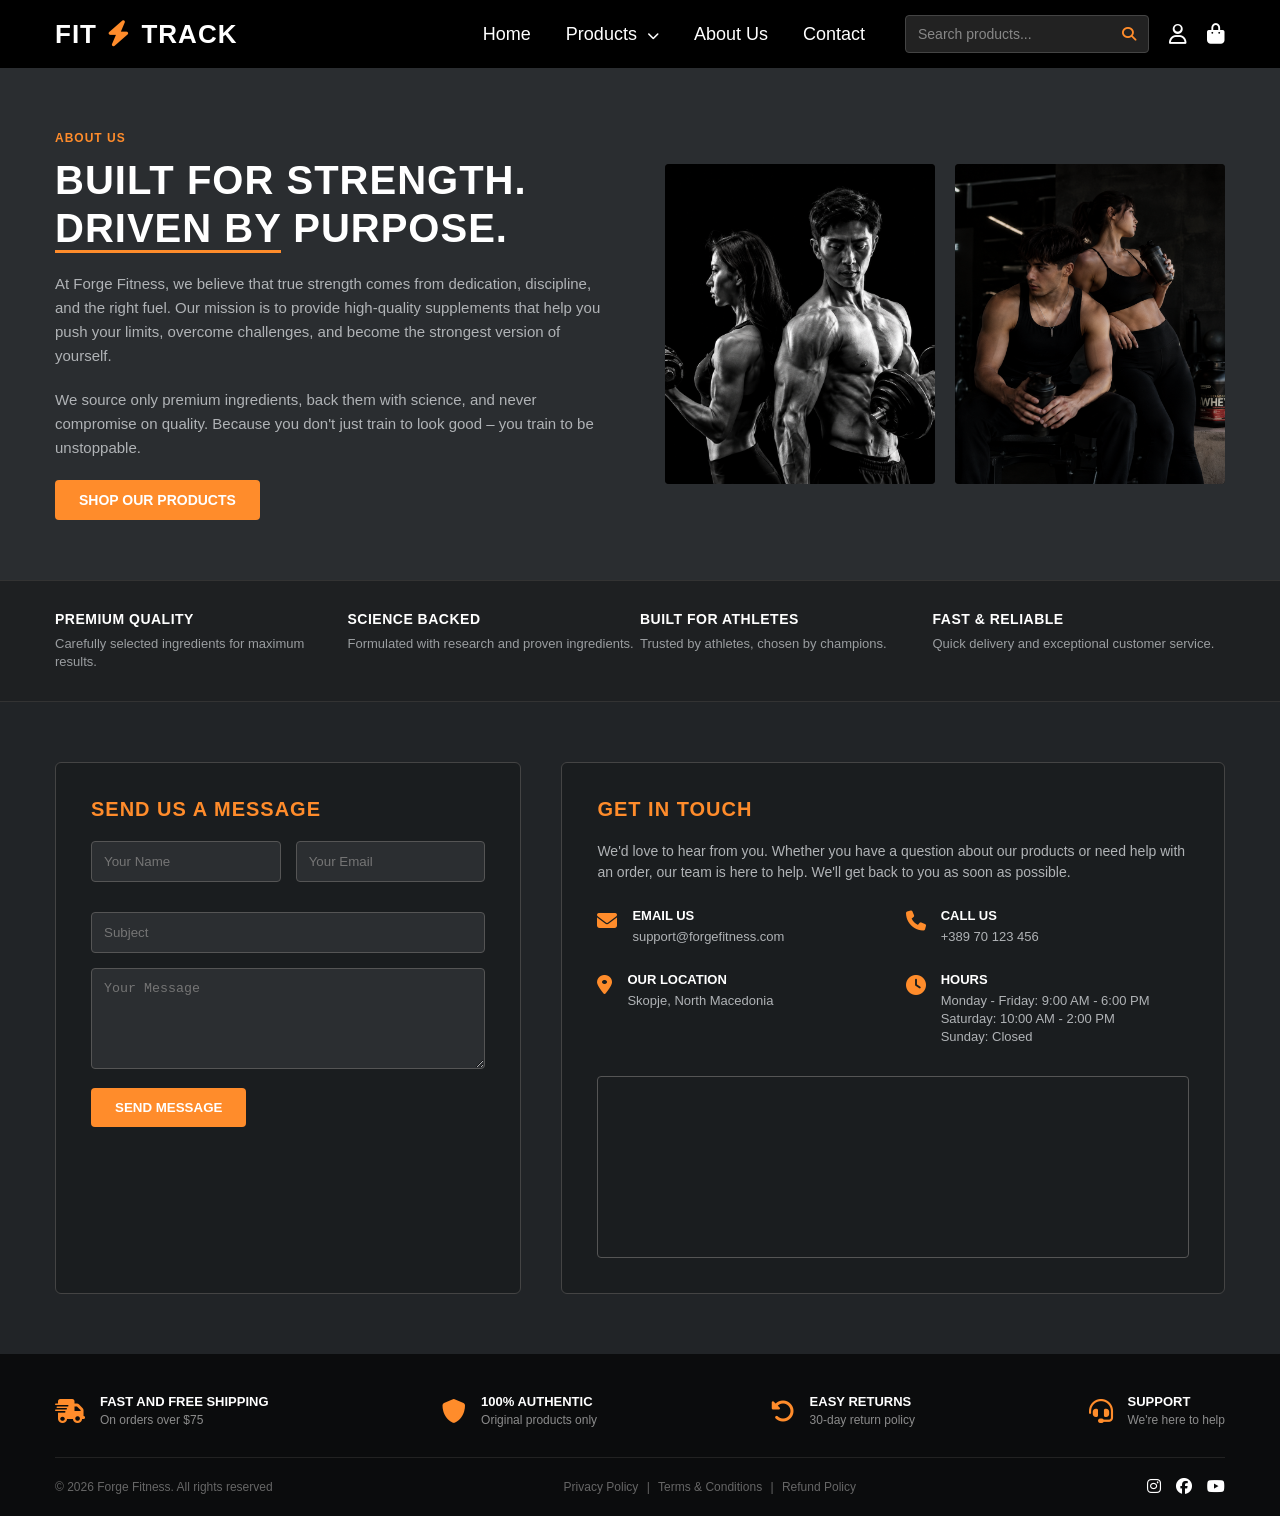
<file: FitTrackProject/about.html>
<!DOCTYPE html>
<html lang="en">
<head>
    <meta charset="UTF-8">
    <title>Fit Track - About Us</title>
    <meta name="viewport" content="width=device-width, initial-scale=1.0">
    <link rel="stylesheet" href="https://cdnjs.cloudflare.com/ajax/libs/font-awesome/6.5.1/css/all.min.css">
    <link rel="stylesheet" href="about.css">
</head>
<body>

<header id="header">
    <div class="header-container">
        <a href="index.html" class="logo">FIT <span class="logo-flash"><i class="fa-solid fa-bolt"></i></span> TRACK</a>

        <div class="header-navigation-block">
            <nav>
                <ul>
                    <li><a href="index.html">Home</a></li>
                    <li class="dropdown">
                        <a href="products.html">Products <i class="fa-solid fa-chevron-down"></i></a>
                        <ul class="dropdown-menu">
                            <li><a href="equipment.html">Equipment</a></li>
                            <li><a href="supplements.html">Supplements</a></li>
                        </ul>
                    </li>
                    <li><a href="about.html" class="active">About Us</a></li>
                    <li><a href="contact.html">Contact</a></li>
                </ul>
            </nav>

            <div class="header-right">
                <div class="search-box">
                    <input type="text" placeholder="Search products...">
                    <button type="submit"><i class="fa-solid fa-magnifying-glass"></i></button>
                </div>
                <a href="login.html" class="icon-link"><i class="fa-regular fa-user"></i></a>
                <a href="cart.html" class="icon-link"><i class="fa-solid fa-bag-shopping"></i></a>
            </div>
        </div>
    </div>
</header>

<main id="body">

    <section class="about-hero">
        <div class="about-text-side">
            <span class="sub-badge">ABOUT US</span>
            <h1>BUILT FOR STRENGTH.<br><span class="highlight">DRIVEN BY</span> PURPOSE.</h1>
            <p>At Forge Fitness, we believe that true strength comes from dedication, discipline, and the right fuel. Our mission is to provide high-quality supplements that help you push your limits, overcome challenges, and become the strongest version of yourself.</p>
            <p>We source only premium ingredients, back them with science, and never compromise on quality. Because you don't just train to look good – you train to be unstoppable.</p>
            <a href="products.html" class="cta-btn">SHOP OUR PRODUCTS</a>
        </div>
        <div class="about-image-side">
            <div class="img-box"><img src="images/about-man-workout.png" alt="Athlete training"></div>
            <div class="img-box"><img src="images/about-couple-gym.png" alt="Couple in gym"></div>
        </div>
    </section>

    <section class="values-strip">
        <div class="value-item">
            <h4>PREMIUM QUALITY</h4>
            <p>Carefully selected ingredients for maximum results.</p>
        </div>
        <div class="value-item">
            <h4>SCIENCE BACKED</h4>
            <p>Formulated with research and proven ingredients.</p>
        </div>
        <div class="value-item">
            <h4>BUILT FOR ATHLETES</h4>
            <p>Trusted by athletes, chosen by champions.</p>
        </div>
        <div class="value-item">
            <h4>FAST & RELIABLE</h4>
            <p>Quick delivery and exceptional customer service.</p>
        </div>
    </section>

    <section id="contact-section" class="contact-container">

        <div class="contact-box message-box">
            <h3>SEND US A MESSAGE</h3>
            <form action="#" method="POST">
                <div class="form-row">
                    <input type="text" placeholder="Your Name" required>
                    <input type="email" placeholder="Your Email" required>
                </div>
                <input type="text" placeholder="Subject" required>
                <textarea placeholder="Your Message" rows="5" required></textarea>
                <button type="submit" class="send-btn">SEND MESSAGE</button>
            </form>
        </div>

        <div class="contact-box info-box">
            <h3>GET IN TOUCH</h3>
            <p class="intro-p">We'd love to hear from you. Whether you have a question about our products or need help with an order, our team is here to help. We'll get back to you as soon as possible.</p>

            <div class="info-grid">
                <div class="info-block">
                    <i class="fa-solid fa-envelope"></i>
                    <div>
                        <h5>EMAIL US</h5>
                        <p>support@forgefitness.com</p>
                    </div>
                </div>
                <div class="info-block">
                    <i class="fa-solid fa-phone"></i>
                    <div>
                        <h5>CALL US</h5>
                        <p>+389 70 123 456</p>
                    </div>
                </div>
                <div class="info-block">
                    <i class="fa-solid fa-location-dot"></i>
                    <div>
                        <h5>OUR LOCATION</h5>
                        <p>Skopje, North Macedonia</p>
                    </div>
                </div>
                <div class="info-block">
                    <i class="fa-solid fa-clock"></i>
                    <div>
                        <h5>HOURS</h5>
                        <p>Monday - Friday: 9:00 AM - 6:00 PM<br>Saturday: 10:00 AM - 2:00 PM<br>Sunday: Closed</p>
                    </div>
                </div>
            </div>

            <div class="map-placeholder">
                <iframe src="https://www.google.com/maps/embed?pb=!1m18!1m12!1m3!1d94863.91185565578!2d21.353381615967073!3d41.99911902888265!2m3!1f0!2f0!3f0!3m2!1i1024!2i768!4f13.1!3m3!1m2!1s0x135415a58c63cb09%3A0x2f6cf9bc23fe71!2sSkopje!5e0!3m2!1sen!2smk!4v1710000000000!5m2!1sen!2smk" width="100%" height="100%" style="border:0;" allowfullscreen="" loading="lazy"></iframe>
            </div>
        </div>

    </section>
</main>

<footer>
    <div class="footer-top">
        <div class="footer-item">
            <i class="fa-solid fa-truck-fast"></i>
            <div>
                <h4>FAST AND FREE SHIPPING</h4>
                <p>On orders over $75</p>
            </div>
        </div>
        <div class="footer-item">
            <i class="fa-solid fa-shield"></i>
            <div>
                <h4>100% AUTHENTIC</h4>
                <p>Original products only</p>
            </div>
        </div>
        <div class="footer-item">
            <i class="fa-solid fa-rotate-left"></i>
            <div>
                <h4>EASY RETURNS</h4>
                <p>30-day return policy</p>
            </div>
        </div>
        <div class="footer-item">
            <i class="fa-solid fa-headset"></i>
            <div>
                <h4>SUPPORT</h4>
                <p>We're here to help</p>
            </div>
        </div>
    </div>

    <hr class="footer-divider">

    <div class="footer-bottom">
        <div class="copyright">
            &copy; 2026 Forge Fitness. All rights reserved
        </div>
        <div class="footer-links">
            <a href="#">Privacy Policy</a> |
            <a href="#">Terms & Conditions</a> |
            <a href="#">Refund Policy</a>
        </div>
        <div class="footer-socials">
            <a href="#"><i class="fa-brands fa-instagram"></i></a>
            <a href="#"><i class="fa-brands fa-facebook"></i></a>
            <a href="#"><i class="fa-brands fa-youtube"></i></a>
        </div>
    </div>
</footer>

</body>
</html>
</file>
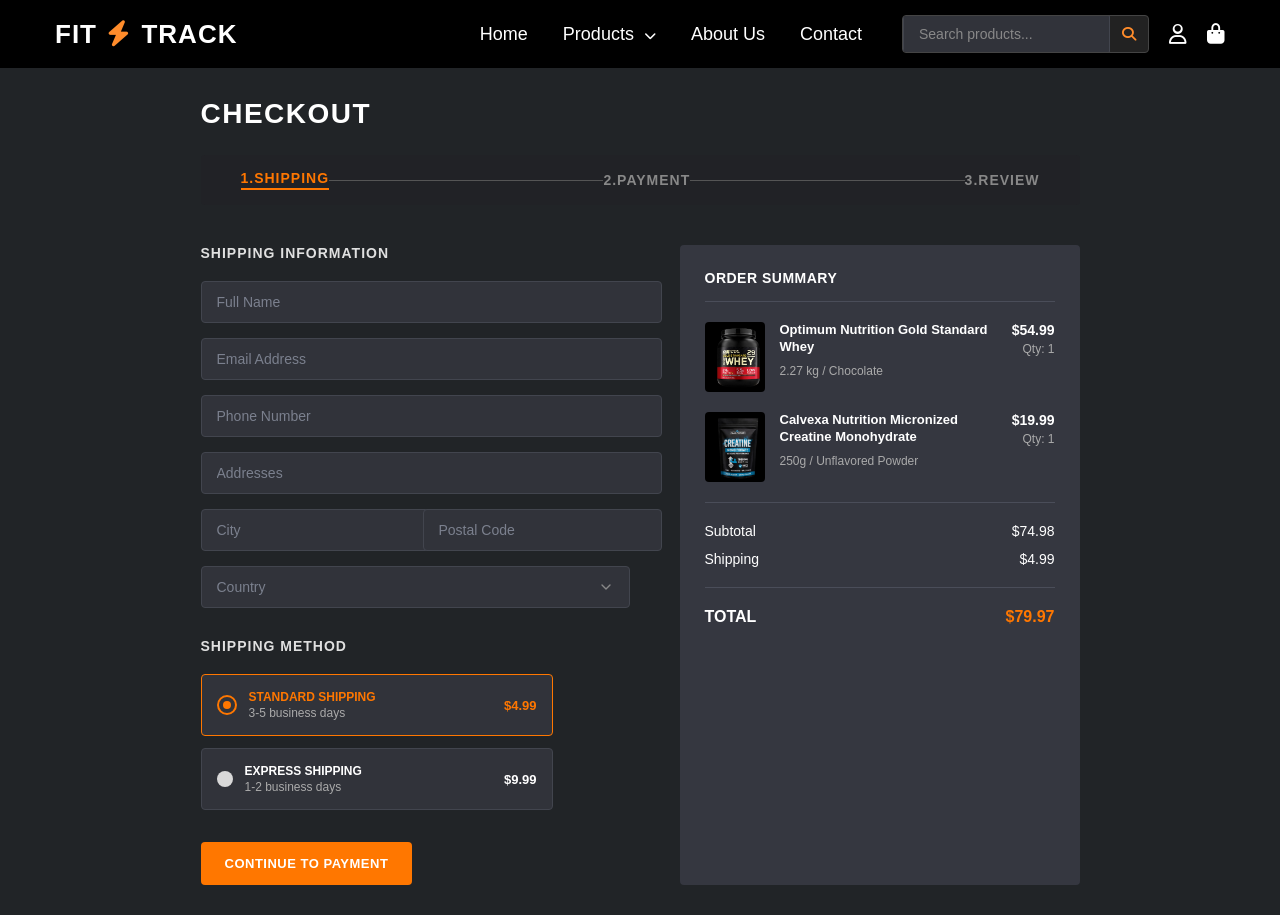
<file: FitTrackProject/cart.html>
<!DOCTYPE html>
<html lang="en">
<head>
    <meta charset="UTF-8">
    <title>Fit Track - Products</title>
    <meta name="viewport" content="width=device-width, initial-scale=1.0">
    <link rel="stylesheet" href="https://cdnjs.cloudflare.com/ajax/libs/font-awesome/6.5.1/css/all.min.css">
    <link rel="stylesheet" href="cart.css">
</head>
<body>

<header id="header">
    <div class="header-container">
        <a href="index.html" class="logo">FIT <span class="logo-flash"><i class="fa-solid fa-bolt"></i></span> TRACK</a>

        <div class="header-navigation-block">
            <nav>
                <ul>
                    <li><a href="index.html">Home</a></li>
                    <li class="dropdown">
                        <a href="products.html" class="active">Products <i class="fa-solid fa-chevron-down"></i></a>
                        <ul class="dropdown-menu">
                            <li><a href="equipment.html">Equipment</a></li>
                            <li><a href="supplements.html">Supplements</a></li>
                        </ul>
                    </li>
                    <li><a href="about.html">About Us</a></li>
                    <li><a href="contact.html">Contact</a></li>
                </ul>
            </nav>

            <div class="header-right">
                <div class="search-box">
                    <input type="text" placeholder="Search products...">
                    <button type="submit"><i class="fa-solid fa-magnifying-glass"></i></button>
                </div>
                <a href="login.html" class="icon-link"><i class="fa-regular fa-user"></i></a>
                <a href="cart.html" class="icon-link"><i class="fa-solid fa-bag-shopping"></i></a>
            </div>
        </div>
    </div>
</header>

<main class="page-content">
    <div class="header-title">CHECKOUT</div>

    <div class="steps-bar">
        <span class="step active">1.SHIPPING</span>
        <div class="step-line"></div>
        <span class="step">2.PAYMENT</span>
        <div class="step-line"></div>
        <span class="step">3.REVIEW</span>
    </div>

    <div class="checkout-container">

        <div class="checkout-form">
            <div class="section-title">SHIPPING INFORMATION</div>

            <form>
                <div class="form-group">
                    <input type="text" placeholder="Full Name">
                </div>

                <div class="form-group">
                    <input type="email" placeholder="Email Address">
                </div>

                <div class="form-group">
                    <input type="tel" placeholder="Phone Number">
                </div>

                <div class="form-group">
                    <input type="text" placeholder="Addresses">
                </div>

                <div class="form-row">
                    <div class="form-group">
                        <input type="text" placeholder="City">
                    </div>
                    <div class="form-group">
                        <input type="text" placeholder="Postal Code">
                    </div>
                </div>

                <div class="form-group">
                    <select>
                        <option value="" disabled selected hidden>Country</option>
                        <option value="US">United States</option>
                        <option value="CA">Canada</option>
                        <option value="UK">United Kingdom</option>
                    </select>
                </div>

                <div class="shipping-methods">
                    <div class="section-title">SHIPPING METHOD</div>

                    <div class="shipping-option selected">
                        <div class="shipping-left">
                            <div class="radio-custom"></div>
                            <div>
                                <div class="shipping-title">STANDARD SHIPPING</div>
                                <div class="shipping-desc">3-5 business days</div>
                            </div>
                        </div>
                        <div class="shipping-price">$4.99</div>
                    </div>

                    <div class="shipping-option">
                        <div class="shipping-left">
                            <div class="radio-unselected"></div>
                            <div>
                                <div class="shipping-title unselected">EXPRESS SHIPPING</div>
                                <div class="shipping-desc">1-2 business days</div>
                            </div>
                        </div>
                        <div class="shipping-price unselected">$9.99</div>
                    </div>
                </div>

                <button type="button" class="btn-submit">CONTINUE TO PAYMENT</button>
            </form>
        </div>

        <div class="summary-card">
            <div class="summary-title">ORDER SUMMARY</div>

            <div class="cart-item">
                <img src="images/standard.png" alt="Optimum Nutrition Whey" class="item-image">
                <div class="item-details">
                    <div class="item-name">Optimum Nutrition Gold Standard Whey</div>
                    <div class="item-subtext">2.27 kg / Chocolate</div>
                </div>
                <div class="item-price-info">
                    <div class="item-price">$54.99</div>
                    <div class="item-qty">Qty: 1</div>
                </div>
            </div>

            <div class="cart-item">
                <img src="images/creatine.png" alt="Calvexa Creatine" class="item-image">
                <div class="item-details">
                    <div class="item-name">Calvexa Nutrition Micronized Creatine Monohydrate</div>
                    <div class="item-subtext">250g / Unflavored Powder</div>
                </div>
                <div class="item-price-info">
                    <div class="item-price">$19.99</div>
                    <div class="item-qty">Qty: 1</div>
                </div>
            </div>

            <div class="summary-divider"></div>

            <div class="summary-row">
                <span>Subtotal</span>
                <span>$74.98</span>
            </div>
            <div class="summary-row">
                <span>Shipping</span>
                <span>$4.99</span>
            </div>

            <div class="summary-divider"></div>

            <div class="summary-row total">
                <span>TOTAL</span>
                <span class="total-price">$79.97</span>
            </div>
        </div>
    </div>
</main>

</body>
</html>
</file>
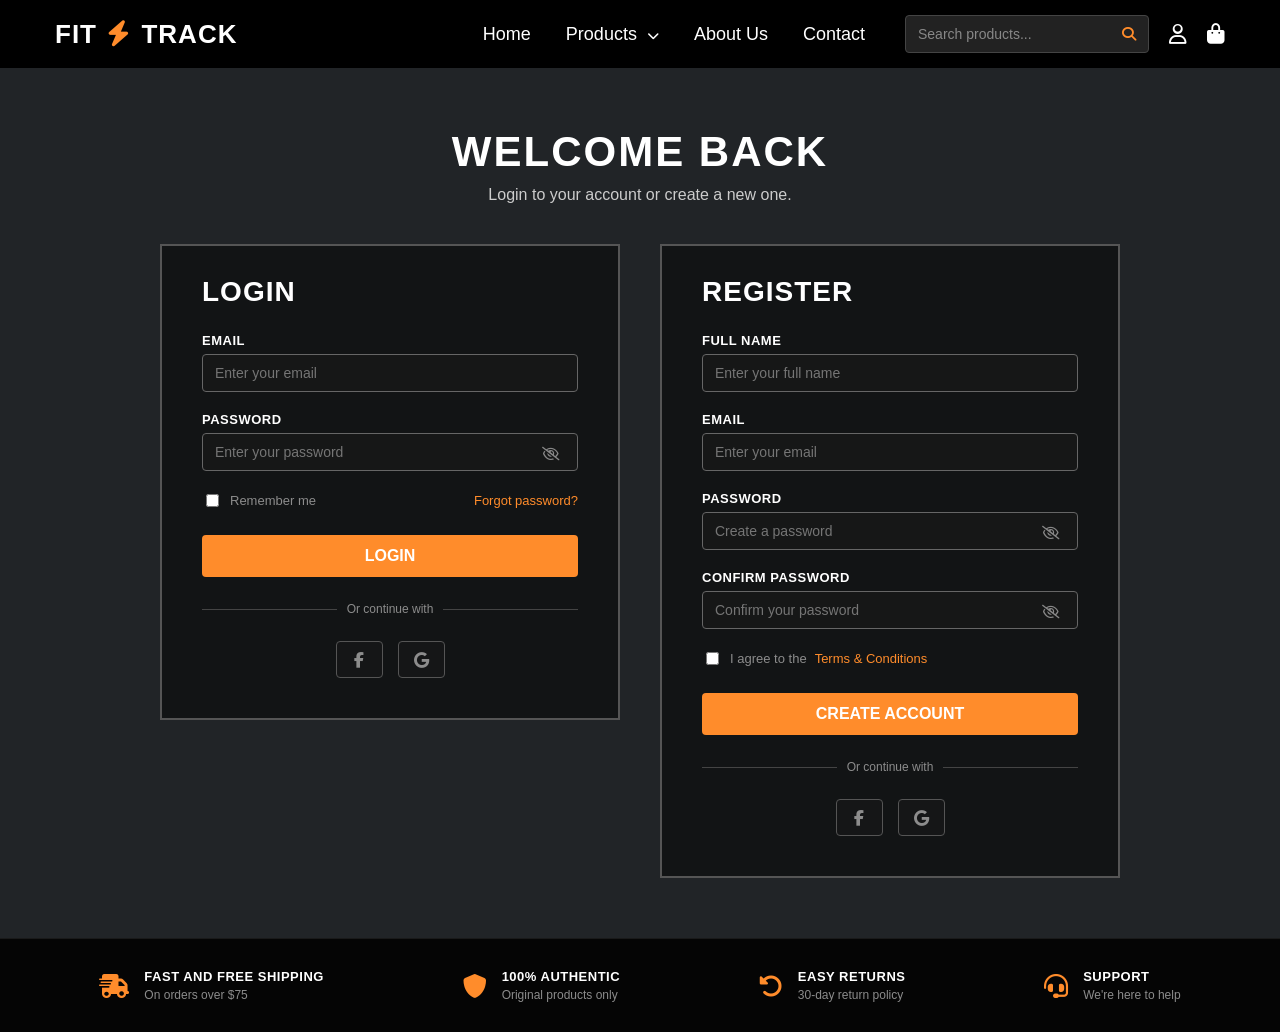
<file: FitTrackProject/login.html>
<!DOCTYPE html>
<html lang="en">
<head>
    <meta charset="UTF-8">
    <title>Fit Track - Products</title>
    <meta name="viewport" content="width=device-width, initial-scale=1.0">
    <link rel="stylesheet" href="https://cdnjs.cloudflare.com/ajax/libs/font-awesome/6.5.1/css/all.min.css">
    <link rel="stylesheet" href="login.css">
</head>
<body>

<header id="header">
    <div class="header-container">
        <a href="index.html" class="logo">FIT <span class="logo-flash"><i class="fa-solid fa-bolt"></i></span> TRACK</a>

        <div class="header-navigation-block">
            <nav>
                <ul>
                    <li><a href="index.html">Home</a></li>
                    <li class="dropdown">
                        <a href="products.html" class="active">Products <i class="fa-solid fa-chevron-down"></i></a>
                        <ul class="dropdown-menu">
                            <li><a href="equipment.html">Equipment</a></li>
                            <li><a href="supplements.html">Supplements</a></li>
                        </ul>
                    </li>
                    <li><a href="about.html">About Us</a></li>
                    <li><a href="contact.html">Contact</a></li>
                </ul>
            </nav>

            <div class="header-right">
                <div class="search-box">
                    <input type="text" placeholder="Search products...">
                    <button type="submit"><i class="fa-solid fa-magnifying-glass"></i></button>
                </div>
                <a href="login.html" class="icon-link"><i class="fa-regular fa-user"></i></a>
                <a href="cart.html" class="icon-link"><i class="fa-solid fa-bag-shopping"></i></a>
            </div>
        </div>
    </div>
</header>

<div id="body" class="auth-page">
    <div class="auth-container">

        <header class="auth-header">
            <h1>WELCOME BACK</h1>
            <p>Login to your account or create a new one.</p>
        </header>

        <div class="auth-forms-row">

            <div class="auth-box">
                <h2>LOGIN</h2>
                <form id="login-form" action="#" method="POST">
                    <div class="form-group">
                        <label for="login-email">EMAIL</label>
                        <input type="email" id="login-email" placeholder="Enter your email" required>
                    </div>

                    <div class="form-group password-group">
                        <label for="login-password">PASSWORD</label>
                        <input type="password" id="login-password" placeholder="Enter your password" required>
                        <button type="button" class="toggle-password"><i class="fa-regular fa-eye-slash"></i></button>
                    </div>

                    <div class="form-options">
                        <label class="checkbox-container">
                            <input type="checkbox"> Remember me
                        </label>
                        <a href="#" class="forgot-link">Forgot password?</a>
                    </div>

                    <button type="submit" class="auth-btn">LOGIN</button>

                    <div class="social-divider">
                        <span>Or continue with</span>
                    </div>

                    <div class="social-buttons">
                        <a href="#" class="social-btn"><i class="fa-brands fa-facebook-f"></i></a>
                        <a href="#" class="social-btn"><i class="fa-brands fa-google"></i></a>
                    </div>
                </form>
            </div>

            <div class="auth-box">
                <h2>REGISTER</h2>
                <form id="register-form" action="#" method="POST">
                    <div class="form-group">
                        <label for="reg-name">FULL NAME</label>
                        <input type="text" id="reg-name" placeholder="Enter your full name" required>
                    </div>

                    <div class="form-group">
                        <label for="reg-email">EMAIL</label>
                        <input type="email" id="reg-email" placeholder="Enter your email" required>
                    </div>

                    <div class="form-group password-group">
                        <label for="reg-password">PASSWORD</label>
                        <input type="password" id="reg-password" placeholder="Create a password" required>
                        <button type="button" class="toggle-password"><i class="fa-regular fa-eye-slash"></i></button>
                    </div>

                    <div class="form-group password-group">
                        <label for="reg-confirm">CONFIRM PASSWORD</label>
                        <input type="password" id="reg-confirm" placeholder="Confirm your password" required>
                        <button type="button" class="toggle-password"><i class="fa-regular fa-eye-slash"></i></button>
                    </div>

                    <div class="form-options">
                        <label class="checkbox-container">
                            <input type="checkbox" required> I agree to the <a href="#" class="accent-link">Terms & Conditions</a>
                        </label>
                    </div>

                    <button type="submit" class="auth-btn">CREATE ACCOUNT</button>

                    <div class="social-divider">
                        <span>Or continue with</span>
                    </div>

                    <div class="social-buttons">
                        <a href="#" class="social-btn"><i class="fa-brands fa-facebook-f"></i></a>
                        <a href="#" class="social-btn"><i class="fa-brands fa-google"></i></a>
                    </div>
                </form>
            </div>

        </div>
    </div>
</div>

<footer>

    <div class="footer-item">

        <i class="fa-solid fa-truck-fast"></i>

        <div>

            <h4>FAST AND FREE SHIPPING</h4>

            <p>On orders over $75</p>

        </div>

    </div>

    <div class="footer-item">
        <i class="fa-solid fa-shield"></i>
        <div>
            <h4>100% AUTHENTIC</h4>
            <p>Original products only</p>
        </div>
    </div>

    <div class="footer-item">

        <i class="fa-solid fa-rotate-left"></i>

        <div>

            <h4>EASY RETURNS</h4>

            <p>30-day return policy</p>

        </div>

    </div>

    <div class="footer-item">

        <i class="fa-solid fa-headset"></i>

        <div>

            <h4>SUPPORT</h4>

            <p>We're here to help</p>

        </div>

    </div>

</footer>
<script src="login.js"></script>
</body>
</html>
</file>
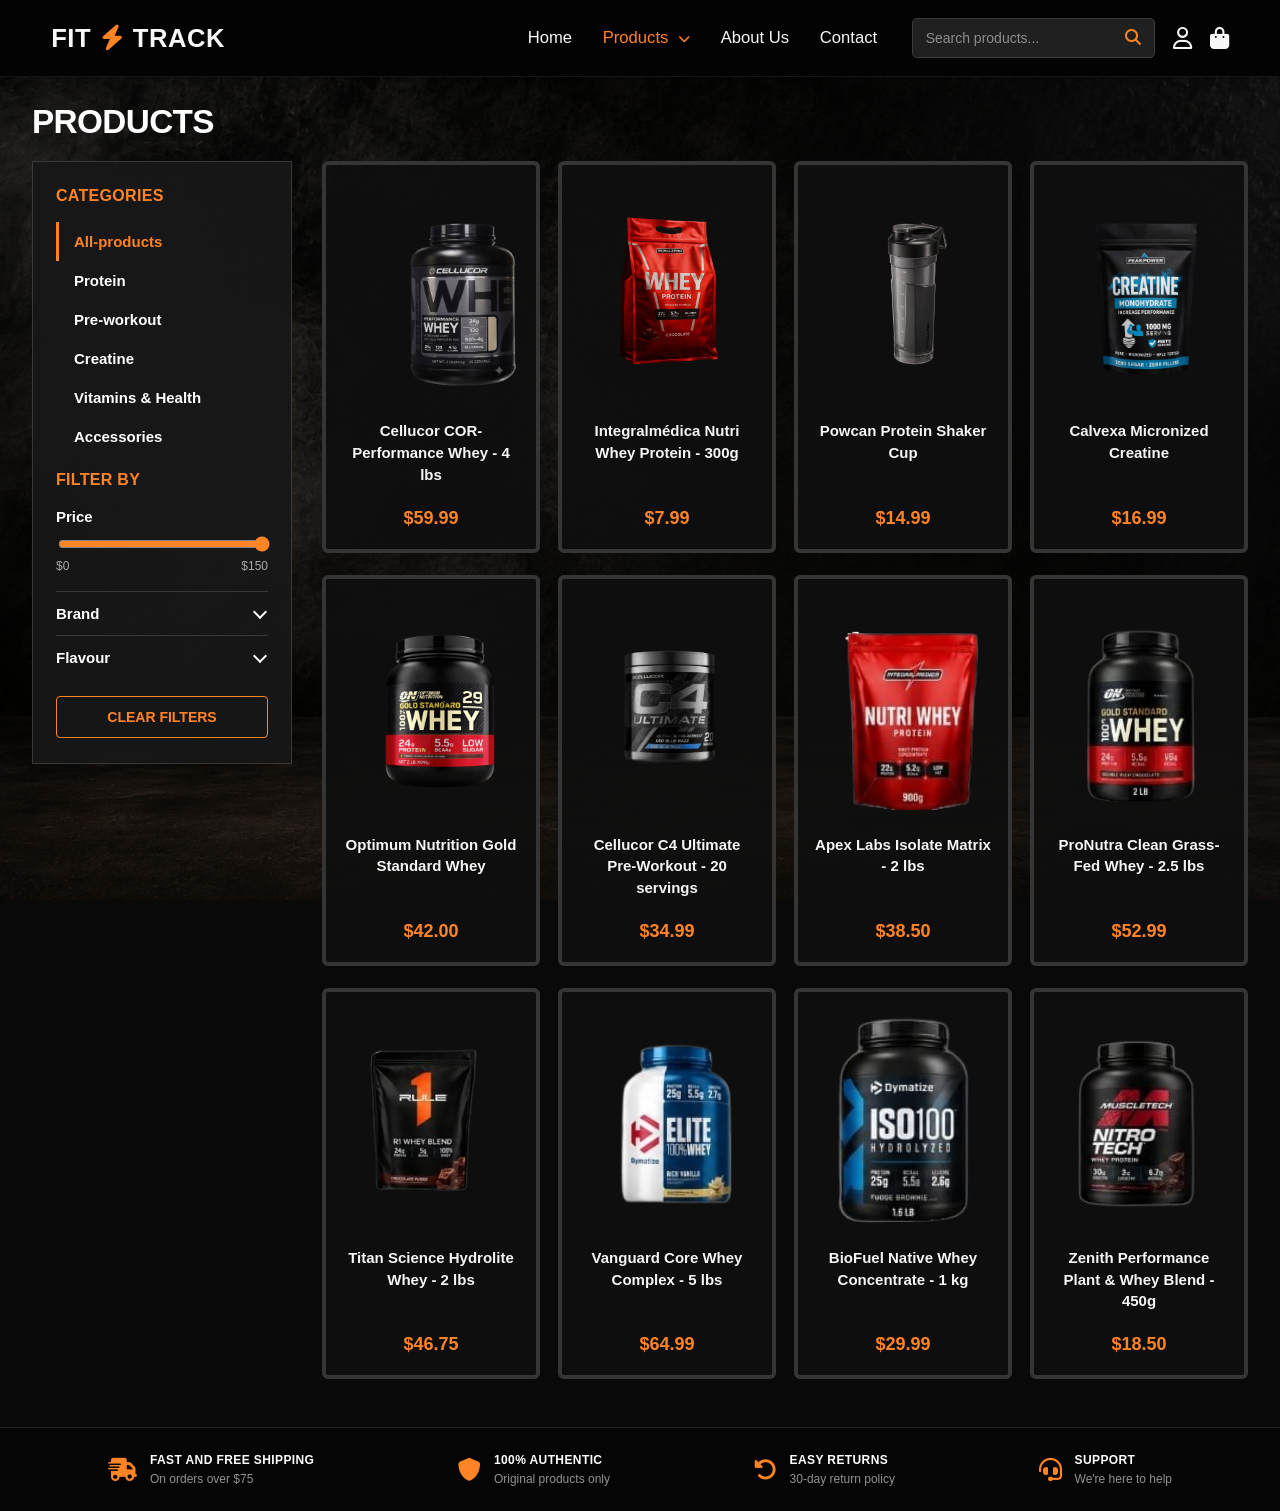
<file: FitTrackProject/products.html>
<!DOCTYPE html>
<html lang="en">
<head>
    <meta charset="UTF-8">
    <title>Fit Track - Products</title>
    <meta name="viewport" content="width=device-width, initial-scale=1.0">
    <link rel="stylesheet" href="https://cdnjs.cloudflare.com/ajax/libs/font-awesome/6.5.1/css/all.min.css">
    <link rel="stylesheet" href="products.css">

</head>
<body>

<header id="header">
    <div class="header-container">
        <a href="index.html" class="logo">FIT <span class="logo-flash"><i class="fa-solid fa-bolt"></i></span> TRACK</a>

        <div class="header-navigation-block">
            <nav>
                <ul>
                    <li><a href="index.html">Home</a></li>
                    <li class="dropdown">
                        <a href="products.html" class="active">Products <i class="fa-solid fa-chevron-down"></i></a>
                        <ul class="dropdown-menu">
                            <li><a href="equipment.html">Equipment</a></li>
                            <li><a href="supplements.html">Supplements</a></li>
                        </ul>
                    </li>
                    <li><a href="about.html">About Us</a></li>
                    <li><a href="contact.html">Contact</a></li>
                </ul>
            </nav>

            <div class="header-right">
                <div class="search-box">
                    <input type="text" placeholder="Search products...">
                    <button type="submit"><i class="fa-solid fa-magnifying-glass"></i></button>
                </div>
                <a href="login.html" class="icon-link"><i class="fa-regular fa-user"></i></a>
                <a href="cart.html" class="icon-link"><i class="fa-solid fa-bag-shopping"></i></a>
            </div>
        </div>
    </div>
</header>

<main class="products-page-wrapper">

    <h1 class="page-title">PRODUCTS</h1>

    <div class="products-layout-grid">


        <aside class="sidebar">

            <!-- ######Starts from here###### -->
            <div class="categories">
                <h3>CATEGORIES</h3>

                <ul>
                    <li class="selected">
                        <a href="products.html" data-category="all">All-products</a>
                    </li>
                    <li>
                        <a href="products.html?category=protein" data-category="protein">Protein</a>
                    </li>
                    <li>
                        <a href="products.html?category=pre-workout" data-category="pre-workout">Pre-workout</a>
                    </li>
                    <li>
                        <a href="products.html?category=creatine" data-category="creatine">Creatine</a>
                    </li>
                    <li>
                        <a href="products.html?category=vitamins" data-category="vitamins">Vitamins &amp; Health</a>
                    </li>
                    <li>
                        <a href="products.html?category=accessories" data-category="accessories">Accessories</a>
                    </li>
                </ul>
            </div>
            <!-- ######Ends here###### -->

            <div class="filter">
                <h3>FILTER BY</h3>

                <div class="price-filter">
                    <label class="filter-heading" for="price-range">Price</label>

                    <!-- ######Starts from here###### -->
                    <input
                            id="price-range"
                            type="range"
                            min="0"
                            max="150"
                            step="1"
                            value="150"
                    >

                    <div class="price-range">
                        <span>$0</span>
                        <span id="price-maximum">$150</span>
                    </div>
                    <!-- ######Ends here###### -->
                </div>

                <details class="filter-dropdown">
                    <summary>Brand</summary>

                    <div class="filter-options">
                        <label><input type="checkbox" name="brand" value="cellucor"> Cellucor</label>
                        <label><input type="checkbox" name="brand" value="optimum"> Optimum Nutrition</label>
                        <label><input type="checkbox" name="brand" value="dymatize"> Dymatize</label>
                        <label><input type="checkbox" name="brand" value="integralmedica"> Integralmedica</label>
                        <!-- ######Starts from here###### -->
                        <label><input type="checkbox" name="brand" value="apex"> Apex Labs</label>
                        <label><input type="checkbox" name="brand" value="pronutra"> ProNutra</label>
                        <label><input type="checkbox" name="brand" value="titan"> Titan Science</label>
                        <label><input type="checkbox" name="brand" value="vanguard"> Vanguard</label>
                        <label><input type="checkbox" name="brand" value="biofuel"> BioFuel</label>
                        <label><input type="checkbox" name="brand" value="zenith"> Zenith</label>
                        <label><input type="checkbox" name="brand" value="calvexa"> Calvexa</label>
                        <label><input type="checkbox" name="brand" value="powcan"> Powcan</label>
                        <!-- ######Ends here###### -->
                    </div>
                </details>

                <details class="filter-dropdown">
                    <summary>Flavour</summary>

                    <div class="filter-options">
                        <label><input type="checkbox" name="flavour" value="chocolate"> Chocolate</label>
                        <label><input type="checkbox" name="flavour" value="vanilla"> Vanilla</label>
                        <label><input type="checkbox" name="flavour" value="strawberry"> Strawberry</label>
                        <label><input type="checkbox" name="flavour" value="unflavoured"> Unflavoured</label>
                    </div>
                </details>

                <button class="clear-btn" id="clear-filters" type="button">
                    CLEAR FILTERS
                </button>
            </div>

        </aside>

        <!-- ######Starts from here###### -->
        <div class="products-grid">
                <div class="product-card" data-category="protein" data-brand="cellucor" data-flavour="vanilla" data-price="59.99">
                    <img src="images/WheyNoBg.png" alt="Protein">
                    <h4>Cellucor COR-Performance Whey - 4 lbs</h4>
                    <p>$59.99</p>
                </div>

                <div class="product-card" data-category="protein" data-brand="integralmedica" data-flavour="chocolate" data-price="7.99">
                    <img src="images/wheyChocolate.png" alt="Protein">
                    <h4>Integralmédica Nutri Whey Protein - 300g</h4>
                    <p>$7.99</p>
                </div>

                <div class="product-card" data-category="accessories" data-brand="powcan" data-flavour="" data-price="14.99">
                    <img src="images/waterbottle.png" alt="Shaker">
                    <h4>Powcan Protein Shaker Cup</h4>
                    <p>$14.99</p>
                </div>

                <div class="product-card" data-category="creatine" data-brand="calvexa" data-flavour="unflavoured" data-price="16.99">
                    <img src="images/creatine.png" alt="Creatine">
                    <h4>Calvexa Micronized Creatine</h4>
                    <p>$16.99</p>
                </div>

                <div class="product-card" data-category="protein" data-brand="optimum" data-flavour="chocolate" data-price="42.00">
                    <img src="images/standard.png" alt="Protein">
                    <h4>Optimum Nutrition Gold Standard Whey</h4>
                    <p>$42.00</p>
                </div>

                <div class="product-card" data-category="pre-workout" data-brand="cellucor" data-flavour="" data-price="34.99">
                    <img src="images/ultimate.png" alt="Pre-workout">
                    <h4>Cellucor C4 Ultimate Pre-Workout - 20 servings</h4>
                    <p>$34.99</p>
                </div>

                <article class="product-card" data-category="protein" data-brand="apex" data-flavour="vanilla" data-price="38.50">
                    <a href="#" class="product-image-link" aria-label="View Cellucor COR-Performance Whey">
                        <img src="images/whey1-removebg-preview.png" alt="Cellucor COR-Performance Whey">
                    </a>
                    <h3>Apex Labs Isolate Matrix - 2 lbs</h3>
                    <p class="product-price">$38.50</p>
                </article>

                <article class="product-card" data-category="protein" data-brand="pronutra" data-flavour="unflavoured" data-price="52.99">
                    <a href="#" class="product-image-link" aria-label="View Integralmedica Nutri Whey">
                        <img src="images/whey2-removebg-preview.png" alt="Integralmedica Nutri Whey protein pouch">
                    </a>
                    <h3>ProNutra Clean Grass-Fed Whey - 2.5 lbs</h3>
                    <p class="product-price">$52.99</p>
                </article>

                <article class="product-card" data-category="protein" data-brand="titan" data-flavour="strawberry" data-price="46.75">
                    <a href="#" class="product-image-link" aria-label="View Optimum Nutrition Gold Standard Whey">
                        <img src="images/whey5-removebg-preview.png" alt="Optimum Nutrition Gold Standard Whey protein tub">
                    </a>
                    <h3>Titan Science Hydrolite Whey - 2 lbs</h3>
                    <p class="product-price">$46.75</p>
                </article>

                <article class="product-card" data-category="protein" data-brand="vanguard" data-flavour="chocolate" data-price="64.99">
                    <a href="#" class="product-image-link" aria-label="View protein powder">
                        <img src="images/whey6-removebg-preview.png" alt="Protein powder product">
                    </a>
                    <h3>Vanguard Core Whey Complex - 5 lbs</h3>
                    <p class="product-price">$64.99</p>
                </article>

                <div class="product-card" data-category="protein" data-brand="biofuel" data-flavour="unflavoured" data-price="29.99">
                    <img src="images/whey4-removebg-preview.png" alt="Protein">
                    <h4>BioFuel Native Whey Concentrate - 1 kg</h4>
                    <p>$29.99</p>
                </div>

                <div class="product-card" data-category="protein" data-brand="zenith" data-flavour="vanilla" data-price="18.50">
                    <img src="images/whey3-removebg-preview.png" alt="Protein">
                    <h4>Zenith Performance Plant & Whey Blend - 450g</h4>
                    <p>$18.50</p>
                </div>

                <p id="no-results" style="display: none; color: #ccc;">No products match the selected filters.</p>

            </div>
        <!-- ######Ends here###### -->
        </section>

    </div>
</main>

<footer>
    <div class="footer-item">
        <i class="fa-solid fa-truck-fast"></i>
        <div>
            <h4>FAST AND FREE SHIPPING</h4>
            <p>On orders over $75</p>
        </div>
    </div>

    <div class="footer-item">
        <i class="fa-solid fa-shield"></i>
        <div>
            <h4>100% AUTHENTIC</h4>
            <p>Original products only</p>
        </div>
    </div>

    <div class="footer-item">
        <i class="fa-solid fa-rotate-left"></i>
        <div>
            <h4>EASY RETURNS</h4>
            <p>30-day return policy</p>
        </div>
    </div>

    <div class="footer-item">
        <i class="fa-solid fa-headset"></i>
        <div>
            <h4>SUPPORT</h4>
            <p>We're here to help</p>
        </div>
    </div>
</footer>

<!-- ######Starts from here###### -->
<script src="products.js"></script>
<!-- ######Ends here###### -->
</body>
</html>
</file>
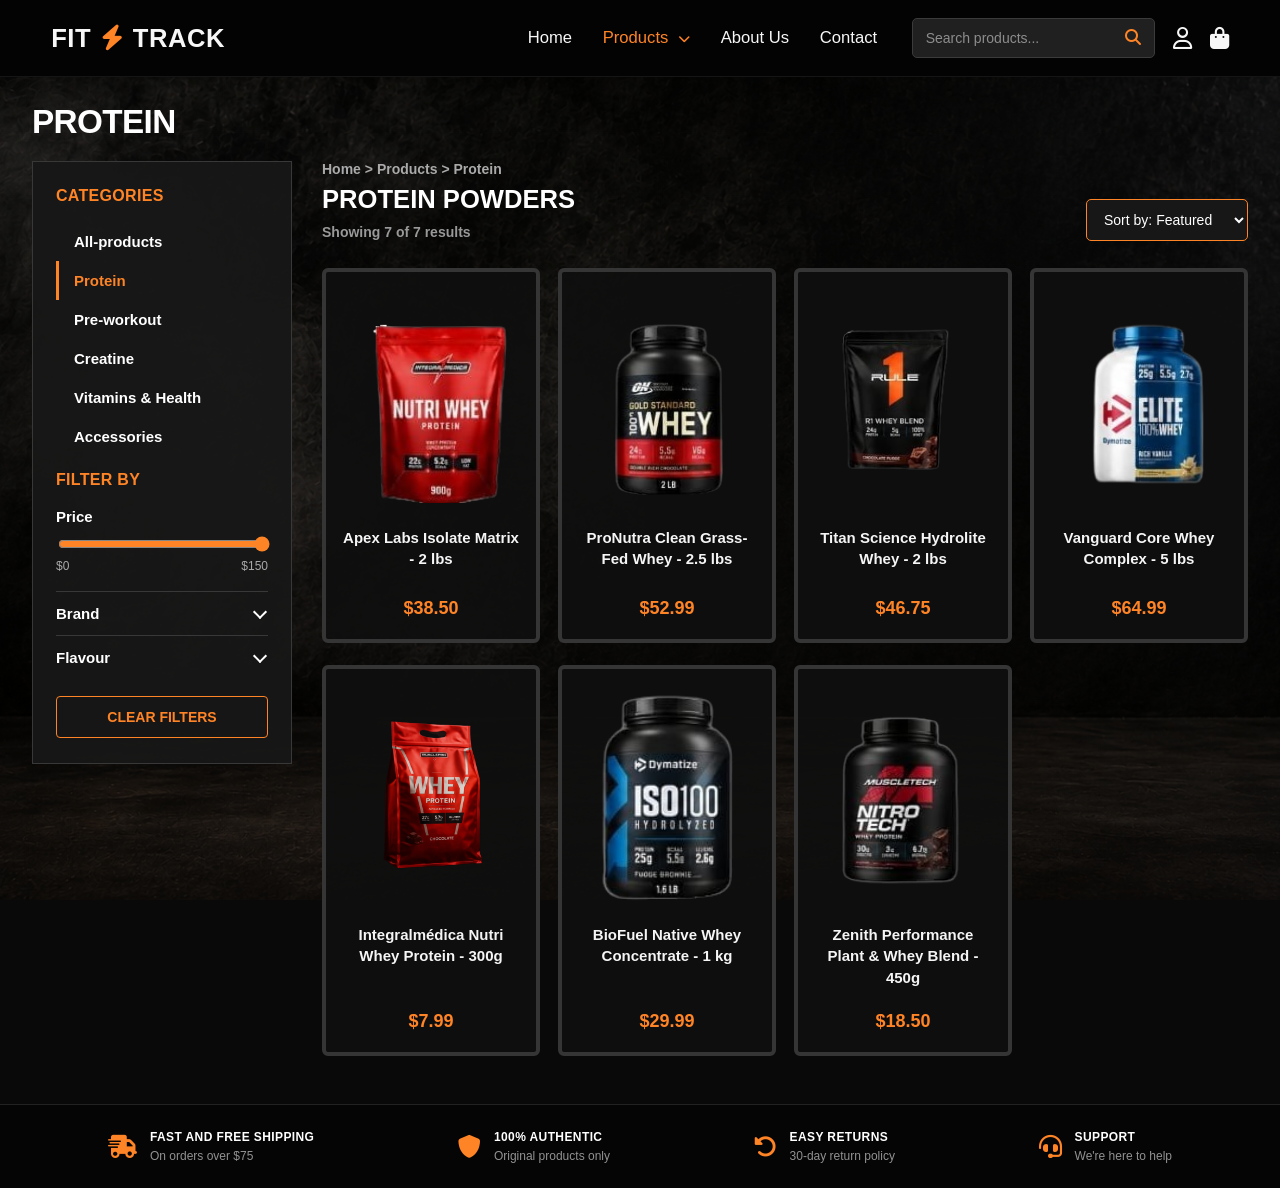
<file: FitTrackProject/protein.html>
<!DOCTYPE html>
<html lang="en">
<head>
    <meta charset="UTF-8">
    <meta name="viewport" content="width=device-width, initial-scale=1.0">
    <title>Fit Track - Protein</title>
    <link rel="stylesheet" href="https://cdnjs.cloudflare.com/ajax/libs/font-awesome/6.5.1/css/all.min.css">
    <link rel="stylesheet" href="products.css">
</head>
<body>
<header id="header">
    <div class="header-container">
        <a href="index.html" class="logo">FIT <span class="logo-flash"><i class="fa-solid fa-bolt"></i></span> TRACK</a>

        <div class="header-navigation-block">
            <nav aria-label="Main navigation">
                <ul>
                    <li><a href="index.html">Home</a></li>
                    <li class="dropdown">
                        <a href="products.html" class="active">Products <i class="fa-solid fa-chevron-down"></i></a>
                        <ul class="dropdown-menu">
                            <li><a href="products.html">All products</a></li>
                            <li><a href="protein.html" class="active">Protein</a></li>
                            <li><a href="supplements.html">Supplements</a></li>
                            <li><a href="equipment.html">Equipment</a></li>
                        </ul>
                    </li>
                    <li><a href="about.html">About Us</a></li>
                    <li><a href="contact.html">Contact</a></li>
                </ul>
            </nav>

            <div class="header-right">
                <form class="search-box" action="#" role="search">
                    <input type="search" placeholder="Search products..." aria-label="Search products">
                    <button type="submit" aria-label="Search"><i class="fa-solid fa-magnifying-glass"></i></button>
                </form>
                <a href="login.html" class="icon-link" aria-label="Account"><i class="fa-regular fa-user"></i></a>
                <a href="cart.html" class="icon-link" aria-label="Shopping cart"><i class="fa-solid fa-bag-shopping"></i></a>
            </div>
        </div>
    </div>
</header>

<main class="products-page-wrapper">
    <h1 class="page-title">PROTEIN</h1>

    <div class="products-layout-grid">
        <aside class="sidebar">
            <!-- ######Starts from here###### -->
            <div class="categories">
                <h3>Categories</h3>
                <ul>
                    <li><a href="products.html">All-products</a></li>
                    <li class="selected"><a href="protein.html" data-category="protein" aria-current="page">Protein</a></li>
                    <li><a href="products.html?category=pre-workout">Pre-workout</a></li>
                    <li><a href="products.html?category=creatine">Creatine</a></li>
                    <li><a href="products.html?category=vitamins">Vitamins &amp; Health</a></li>
                    <li><a href="products.html?category=accessories">Accessories</a></li>
                </ul>
            </div>

            <div class="filter">
                <h3>Filter by</h3>
                <label class="filter-heading" for="price-range">Price</label>
                <input id="price-range" type="range" min="0" max="150" step="1" value="150">
                <div class="price-range"><span>$0</span><span id="price-maximum">$150</span></div>

                <details class="filter-dropdown">
                    <summary>Brand</summary>
                    <label><input type="checkbox" name="brand" value="cellucor"> Cellucor</label>
                    <label><input type="checkbox" name="brand" value="optimum"> Optimum Nutrition</label>
                    <label><input type="checkbox" name="brand" value="dymatize"> Dymatize</label>
                    <label><input type="checkbox" name="brand" value="integralmedica"> Integralmedica</label>
                    <label><input type="checkbox" name="brand" value="apex"> Apex Labs</label>
                    <label><input type="checkbox" name="brand" value="pronutra"> ProNutra</label>
                    <label><input type="checkbox" name="brand" value="titan"> Titan Science</label>
                    <label><input type="checkbox" name="brand" value="vanguard"> Vanguard</label>
                    <label><input type="checkbox" name="brand" value="biofuel"> BioFuel</label>
                    <label><input type="checkbox" name="brand" value="zenith"> Zenith</label>
                </details>

                <details class="filter-dropdown">
                    <summary>Flavour</summary>
                    <label><input type="checkbox" name="flavour" value="chocolate"> Chocolate</label>
                    <label><input type="checkbox" name="flavour" value="vanilla"> Vanilla</label>
                    <label><input type="checkbox" name="flavour" value="strawberry"> Strawberry</label>
                    <label><input type="checkbox" name="flavour" value="unflavoured"> Unflavoured</label>
                </details>

                <button class="clear-btn" id="clear-filters" type="button">Clear filters</button>
            </div>
            <!-- ######Ends here###### -->
        </aside>

        <section class="products-container" aria-label="Protein products">
            <div class="top-bar">
                <div class="top-bar-copy">
                    <p class="breadcrumbs"><a href="index.html">Home</a> &gt; <a href="products.html">Products</a> &gt; Protein</p>
                    <h2>Protein Powders</h2>
                    <span class="results-count">Showing 1-7 of 16 results</span>
                </div>

                <label class="sort-label">
                    <span class="visually-hidden">Sort products</span>
                    <select>
                        <option>Sort by: Featured</option>
                        <option>Price: Low to High</option>
                        <option>Price: High to Low</option>
                        <option>Name: A to Z</option>
                    </select>
                </label>
            </div>

            <!-- ######Starts from here###### -->
            <div class="products-grid">
                <article class="product-card" data-category="protein" data-brand="apex" data-flavour="vanilla" data-price="38.50">
                    <a href="#" class="product-image-link" aria-label="View Cellucor COR-Performance Whey">
                        <img src="images/whey1-removebg-preview.png" alt="Cellucor COR-Performance Whey">
                    </a>
                    <h3>Apex Labs Isolate Matrix - 2 lbs</h3>
                    <p class="product-price">$38.50</p>
                </article>

                <article class="product-card" data-category="protein" data-brand="pronutra" data-flavour="unflavoured" data-price="52.99">
                    <a href="#" class="product-image-link" aria-label="View Integralmedica Nutri Whey">
                        <img src="images/whey2-removebg-preview.png" alt="Integralmedica Nutri Whey protein pouch">
                    </a>
                    <h3>ProNutra Clean Grass-Fed Whey - 2.5 lbs</h3>
                    <p class="product-price">$52.99</p>
                </article>

                <article class="product-card" data-category="protein" data-brand="titan" data-flavour="strawberry" data-price="46.75">
                    <a href="#" class="product-image-link" aria-label="View Optimum Nutrition Gold Standard Whey">
                        <img src="images/whey5-removebg-preview.png" alt="Optimum Nutrition Gold Standard Whey protein tub">
                    </a>
                    <h3>Titan Science Hydrolite Whey - 2 lbs</h3>
                    <p class="product-price">$46.75</p>
                </article>

                <article class="product-card" data-category="protein" data-brand="vanguard" data-flavour="chocolate" data-price="64.99">
                    <a href="#" class="product-image-link" aria-label="View protein powder">
                        <img src="images/whey6-removebg-preview.png" alt="Protein powder product">
                    </a>
                    <h3>Vanguard Core Whey Complex - 5 lbs</h3>
                    <p class="product-price">$64.99</p>
                </article>

                <div class="product-card" data-category="protein" data-brand="integralmedica" data-flavour="chocolate" data-price="7.99">
                    <img src="images/wheyChocolate.png" alt="Protein">
                    <h4>Integralmédica Nutri Whey Protein - 300g</h4>
                    <p>$7.99</p>
                </div>

                <div class="product-card" data-category="protein" data-brand="biofuel" data-flavour="unflavoured" data-price="29.99">
                    <img src="images/whey4-removebg-preview.png" alt="Protein">
                    <h4>BioFuel Native Whey Concentrate - 1 kg</h4>
                    <p>$29.99</p>
                </div>

                <div class="product-card" data-category="protein" data-brand="zenith" data-flavour="vanilla" data-price="18.50">
                    <img src="images/whey3-removebg-preview.png" alt="Protein">
                    <h4>Zenith Performance Plant & Whey Blend - 450g</h4>
                    <p>$18.50</p>
                </div>

                <p id="no-results" style="display: none; color: #ccc;">No products match the selected filters.</p>
            </div>
            <!-- ######Ends here###### -->
        </section>
    </div>
</main>

<footer>
    <div class="footer-item">
        <i class="fa-solid fa-truck-fast"></i>
        <div><h4>Fast and free shipping</h4><p>On orders over $75</p></div>
    </div>
    <div class="footer-item">
        <i class="fa-solid fa-shield"></i>
        <div><h4>100% authentic</h4><p>Original products only</p></div>
    </div>
    <div class="footer-item">
        <i class="fa-solid fa-rotate-left"></i>
        <div><h4>Easy returns</h4><p>30-day return policy</p></div>
    </div>
    <div class="footer-item">
        <i class="fa-solid fa-headset"></i>
        <div><h4>Support</h4><p>We're here to help</p></div>
    </div>
</footer>

<!-- ######Starts from here###### -->
<script src="products.js"></script>
<!-- ######Ends here###### -->
</body>
</html>
</file>
<file: FitTrackProject/about.css>
body {
    margin: 0;
    padding: 0;
    min-height: 100vh;
    background-color: #212427;
    color: #ffffff;
    font-family: Arial, Helvetica, sans-serif;
    display: flex;
    flex-direction: column;
}

#body {
    flex: 1;
}

.header-container {
    display: flex;
    justify-content: space-between;
    align-items: center;
    padding: 15px 55px;
    background-color: #000000;
}

#header .logo {
    font-family: 'Impact', 'Arial Black', sans-serif;
    font-weight: 900;
    text-transform: uppercase;
    font-size: 26px;
    letter-spacing: 1px;
    text-decoration: none;
    color: white;
}

.logo-flash {
    color: #ff8c2b;
    margin: 0 2px;
}

.header-navigation-block {
    display: flex;
    align-items: center;
    gap: 40px;
}

#header nav > ul {
    display: flex;
    align-items: center;
    gap: 35px;
    font-size: 18px;
    font-family: Arial, Helvetica, sans-serif;
    margin: 0;
    padding: 0;
}

#header li {
    list-style: none;
}

#header li.dropdown {
    position: relative;
}

#header li.dropdown i {
    font-size: 12px;
    margin-left: 5px;
}

#header .dropdown-menu {
    display: none;
    position: absolute;
    top: 100%;
    left: 0;
    background-color: #111111;
    min-width: 160px;
    box-shadow: 0px 8px 16px rgba(0,0,0,0.5);
    padding: 10px 0;
    margin: 0;
    z-index: 1000;
}

#header .dropdown-menu li {
    width: 100%;
}

#header .dropdown-menu a {
    display: block;
    padding: 10px 20px;
    font-size: 16px;
    white-space: nowrap;
}

#header li.dropdown:hover .dropdown-menu {
    display: block;
}

#header a {
    text-decoration: none;
}

#header a:link, #header a:visited {
    color: white;
}

#header a:hover, #header a:active {
    color: #ff8c2b;
}

#header .dropdown-menu a:hover {
    background-color: #222222;
    color: #ff8c2b;
}

.header-right {
    display: flex;
    align-items: center;
    gap: 20px;
}

.search-box {
    display: flex;
    align-items: center;
    background-color: #222222;
    border: 1px solid #444444;
    border-radius: 4px;
    overflow: hidden;
    height: 36px;
}

.search-box input {
    background: none;
    border: none;
    padding: 0 12px;
    color: white;
    font-size: 14px;
    outline: none;
    width: 180px;
    font-family: Arial, sans-serif;
}

.search-box input::placeholder {
    color: #888888;
}

.search-box button {
    background: none;
    border: none;
    color: #ff8c2b;
    padding: 0 12px;
    cursor: pointer;
    font-size: 14px;
    transition: color 0.2s ease;
}

.search-box button:hover {
    color: orangered;
}

.header-right .icon-link {
    color: white;
    font-size: 20px;
    display: flex;
    align-items: center;
    transition: color 0.2s ease;
}

.header-right .icon-link:hover {
    color: #ff8c2b;
}
.about-hero {
    display: flex;
    padding: 60px 55px;
    gap: 50px;
    align-items: center;
    background-color: #2a2d30;
}

.about-text-side {
    flex: 1;
}

.sub-badge {
    color: #ff8c2b;
    font-size: 12px;
    font-weight: bold;
    letter-spacing: 1px;
}

.about-text-side h1 {
    font-family: 'Impact', sans-serif;
    font-size: 40px;
    letter-spacing: 1px;
    line-height: 1.2;
    margin: 10px 0 20px;
}

.about-text-side .highlight {
    border-bottom: 3px solid #ff8c2b;
}

.about-text-side p {
    color: #b0b3b6;
    line-height: 1.6;
    font-size: 15px;
    margin-bottom: 20px;
}

.cta-btn {
    display: inline-block;
    background-color: #ff8c2b;
    color: white;
    text-decoration: none;
    padding: 12px 24px;
    font-weight: bold;
    font-size: 14px;
    border-radius: 4px;
    transition: background 0.2s;
}

.cta-btn:hover { background-color: #e0761b; }

.about-image-side {
    flex: 1;
    display: flex;
    gap: 20px;
}

.about-image-side .img-box {
    flex: 1;
    height: 320px;
    background-color: #111;
    overflow: hidden;
    border-radius: 4px;
}

.about-image-side img {
    width: 100%;
    height: 100%;
    object-fit: cover;
    filter: grayscale(30%);
}

.values-strip {
    display: grid;
    grid-template-columns: repeat(auto-fit, minmax(220px, 1fr));
    background-color: #1e2022;
    padding: 30px 55px;
    border-top: 1px solid #333;
    border-bottom: 1px solid #333;
}

.value-item h4 {
    font-size: 14px;
    margin: 0 0 8px 0;
    letter-spacing: 0.5px;
}

.value-item p {
    color: #9a9da0;
    font-size: 13px;
    margin: 0;
    line-height: 1.4;
}

.contact-container {
    display: flex;
    padding: 60px 55px;
    gap: 40px;
    align-items: stretch;
}

.contact-box {
    background-color: rgba(0, 0, 0, 0.2);
    border: 1px solid #444;
    padding: 35px;
    border-radius: 6px;
}

.message-box {
    flex: 4;
}

.info-box {
    flex: 6;
}

.contact-box h3 {
    font-family: 'Impact', sans-serif;
    font-size: 20px;
    letter-spacing: 1px;
    margin-top: 0;
    margin-bottom: 20px;
    color: #ff8c2b;
}

.form-row {
    display: flex;
    gap: 15px;
    margin-bottom: 15px;
}

.message-box input, .message-box textarea {
    width: 100%;
    box-sizing: border-box;
    background-color: #2b2e31;
    border: 1px solid #555;
    padding: 12px;
    color: white;
    border-radius: 4px;
    margin-bottom: 15px;
    outline: none;
}

.message-box input:focus, .message-box textarea:focus {
    border-color: #ff8c2b;
}

.send-btn {
    background-color: #ff8c2b;
    color: white;
    border: none;
    padding: 12px 24px;
    font-weight: bold;
    border-radius: 4px;
    cursor: pointer;
}

.intro-p {
    color: #b0b3b6;
    font-size: 14px;
    line-height: 1.5;
    margin-bottom: 25px;
}

.info-grid {
    display: grid;
    grid-template-columns: 1fr 1fr;
    gap: 25px;
    margin-bottom: 30px;
}

.info-block {
    display: flex;
    gap: 15px;
    align-items: flex-start;
}

.info-block i {
    color: #ff8c2b;
    font-size: 20px;
    margin-top: 3px;
}

.info-block h5 {
    margin: 0 0 5px 0;
    font-size: 13px;
    color: #fff;
}

.info-block p {
    margin: 0;
    font-size: 13px;
    color: #b0b3b6;
    line-height: 1.4;
}

.map-placeholder {
    height: 180px;
    border: 1px solid #555;
    border-radius: 4px;
    overflow: hidden;
}

footer {
    background-color: #0b0c0d;
    padding: 40px 55px 20px;
    margin-top: auto;
}

.footer-top {
    display: flex;
    justify-content: space-between;
    flex-wrap: wrap;
    gap: 20px;
}

.footer-item { display: flex; align-items: center; gap: 15px; }
.footer-item i { color: #ff8c2b; font-size: 24px; }
.footer-item h4 { font-size: 13px; margin: 0 0 4px; }
.footer-item p { color: #8c8c8c; font-size: 12px; margin: 0; }

.footer-divider {
    border: 0;
    border-top: 1px solid #222;
    margin: 30px 0 20px;
}

.footer-bottom {
    display: flex;
    justify-content: space-between;
    align-items: center;
    font-size: 12px;
    color: #666;
}

.footer-links a {
    color: #666;
    text-decoration: none;
    margin: 0 5px;
}

.footer-links a:hover { color: #ff8c2b; }

.footer-socials {
    display: flex;
    gap: 15px;
}

.footer-socials a {
    color: white;
    font-size: 16px;
    transition: color 0.2s;
}

.footer-socials a:hover { color: #ff8c2b; }
</file>
<file: FitTrackProject/cart.css>
body {
    margin: 0;
    padding: 0;
    min-height: 100vh;
    background-color: #212427;
    color: #ffffff;
    font-family: Arial, Helvetica, sans-serif;
    display: flex;
    flex-direction: column;
}

#body {
    flex: 1;
}

.header-container {
    display: flex;
    justify-content: space-between;
    align-items: center;
    padding: 15px 55px;
    background-color: #000000;
}

#header .logo {
    font-family: 'Impact', 'Arial Black', sans-serif;
    font-weight: 900;
    text-transform: uppercase;
    font-size: 26px;
    letter-spacing: 1px;
    text-decoration: none;
    color: white;
}

.logo-flash {
    color: #ff8c2b;
    margin: 0 2px;
}

.header-navigation-block {
    display: flex;
    align-items: center;
    gap: 40px;
}

#header nav > ul {
    display: flex;
    align-items: center;
    gap: 35px;
    font-size: 18px;
    font-family: Arial, Helvetica, sans-serif;
    margin: 0;
    padding: 0;
}

#header li {
    list-style: none;
}

#header li.dropdown {
    position: relative;
}

#header li.dropdown i {
    font-size: 12px;
    margin-left: 5px;
}

#header .dropdown-menu {
    display: none;
    position: absolute;
    top: 100%;
    left: 0;
    background-color: #111111;
    min-width: 160px;
    box-shadow: 0px 8px 16px rgba(0,0,0,0.5);
    padding: 10px 0;
    margin: 0;
    z-index: 1000;
}

#header .dropdown-menu li {
    width: 100%;
}

#header .dropdown-menu a {
    display: block;
    padding: 10px 20px;
    font-size: 16px;
    white-space: nowrap;
}

#header li.dropdown:hover .dropdown-menu {
    display: block;
}

#header a {
    text-decoration: none;
}

#header a:link, #header a:visited {
    color: white;
}

#header a:hover, #header a:active {
    color: #ff8c2b;
}

#header .dropdown-menu a:hover {
    background-color: #222222;
    color: #ff8c2b;
}

.header-right {
    display: flex;
    align-items: center;
    gap: 20px;
}

.search-box {
    display: flex;
    align-items: center;
    background-color: #222222;
    border: 1px solid #444444;
    border-radius: 4px;
    overflow: hidden;
    height: 36px;
}

.search-box input {
    background: none;
    border: none;
    padding: 0 12px;
    color: white;
    font-size: 14px;
    outline: none;
    width: 180px;
    font-family: Arial, sans-serif;
}

.search-box input::placeholder {
    color: #888888;
}

.search-box button {
    background: none;
    border: none;
    color: #ff8c2b;
    padding: 0 12px;
    cursor: pointer;
    font-size: 14px;
    transition: color 0.2s ease;
}

.search-box button:hover {
    color: orangered;
}

.header-right .icon-link {
    color: white;
    font-size: 20px;
    display: flex;
    align-items: center;
    transition: color 0.2s ease;
}

.header-right .icon-link:hover {
    color: #ff8c2b;
}
.page-content {
    padding: 30px 55px;
    max-width: 1400px;
    margin: 0 auto;
}

.header-title {
    font-size: 28px;
    font-weight: 900;
    letter-spacing: 1.5px;
    margin-bottom: 25px;
}

.steps-bar {
    display: flex;
    align-items: center;
    justify-content: space-between;
    background-color: #212226;
    padding: 15px 40px;
    margin-bottom: 40px;
    border-radius: 4px;
    font-weight: bold;
    font-size: 14px;
    letter-spacing: 1px;
}

.step {
    color: #888;
}

.step.active {
    color: #ff7700;
    border-bottom: 2px solid #ff7700;
    padding-bottom: 2px;
}

.step-line {
    flex: 0.6;
    height: 1px;
    background-color: #555;
}

.checkout-container {
    display: grid;
    grid-template-columns: 1fr 400px;
    gap: 50px;
}

.section-title {
    font-size: 14px;
    font-weight: 700;
    letter-spacing: 1px;
    margin-bottom: 20px;
    color: #e0e0e0;
}

.form-group {
    margin-bottom: 15px;
}

.form-row {
    display: flex;
    gap: 15px;
}

.form-row .form-group {
    flex: 1;
}

input[type="text"],
input[type="email"],
input[type="tel"],
select {
    width: 100%;
    padding: 12px 15px;
    background-color: #31333a;
    border: 1px solid #42454e;
    border-radius: 4px;
    color: #ffffff;
    font-size: 14px;
    outline: none;
}

input::placeholder {
    color: #7b808e;
}

select {
    appearance: none;
    background-image: url("data:image/svg+xml;charset=UTF-8,%3csvg xmlns='http://www.w3.org/2000/svg' viewBox='0 0 24 24' fill='none' stroke='%23888888' stroke-width='2' stroke-linecap='round' stroke-linejoin='round'%3e%3cpolyline points='6 9 12 15 18 9'%3e%3c/polyline%3e%3c/svg%3e");
    background-repeat: no-repeat;
    background-position: right 15px center;
    background-size: 16px;
    color: #7b808e;
}

.shipping-methods {
    margin-top: 30px;
}

.shipping-option {
    display: flex;
    align-items: center;
    justify-content: space-between;
    background-color: #31333a;
    border: 1px solid #42454e;
    border-radius: 4px;
    padding: 15px;
    margin-bottom: 12px;
    cursor: pointer;
    max-width: 320px;
}

.shipping-option.selected {
    border-color: #ff7700;
}

.shipping-left {
    display: flex;
    align-items: center;
    gap: 12px;
}

.radio-custom {
    width: 16px;
    height: 16px;
    border-radius: 50%;
    border: 2px solid #ff7700;
    display: flex;
    align-items: center;
    justify-content: center;
}

.radio-custom::after {
    content: '';
    width: 8px;
    height: 8px;
    background-color: #ff7700;
    border-radius: 50%;
}

.radio-unselected {
    width: 16px;
    height: 16px;
    border-radius: 50%;
    background-color: #d9d9d9;
}

.shipping-title {
    color: #ff7700;
    font-weight: bold;
    font-size: 12px;
}

.shipping-title.unselected {
    color: #ffffff;
}

.shipping-desc {
    color: #aaa;
    font-size: 12px;
    margin-top: 2px;
}

.shipping-price {
    color: #ff7700;
    font-weight: bold;
    font-size: 13px;
}

.shipping-price.unselected {
    color: #ffffff;
}

.btn-submit {
    background-color: #ff7700;
    color: #ffffff;
    border: none;
    padding: 14px 24px;
    font-weight: bold;
    font-size: 13px;
    border-radius: 4px;
    cursor: pointer;
    margin-top: 20px;
    letter-spacing: 0.5px;
}

.btn-submit:hover {
    background-color: #e66b00;
}

.summary-card {
    background-color: #353740;
    border-radius: 4px;
    padding: 25px;
}

.summary-title {
    font-size: 14px;
    font-weight: bold;
    letter-spacing: 0.5px;
    padding-bottom: 15px;
    border-bottom: 1px solid #4a4d59;
    margin-bottom: 20px;
}

.cart-item {
    display: flex;
    gap: 15px;
    margin-bottom: 20px;
}

.item-image {
    width: 60px;
    height: 70px;
    background-color: #000;
    border-radius: 4px;
    object-fit: cover;
}

.item-details {
    flex: 1;
}

.item-name {
    font-size: 13px;
    font-weight: bold;
    line-height: 1.3;
    margin-bottom: 8px;
}

.item-subtext {
    color: #aaa;
    font-size: 12px;
}

.item-price-info {
    text-align: right;
}

.item-price {
    font-weight: bold;
    font-size: 14px;
}

.item-qty {
    color: #aaa;
    font-size: 12px;
    margin-top: 4px;
}

.summary-divider {
    height: 1px;
    background-color: #4a4d59;
    margin: 20px 0;
}

.summary-row {
    display: flex;
    justify-content: space-between;
    font-size: 14px;
    margin-bottom: 12px;
}

.summary-row.total {
    font-size: 16px;
    font-weight: bold;
    margin-top: 15px;
}

.total-price {
    color: #ff7700;
}
</file>
<file: FitTrackProject/login.css>
body {
    margin: 0;
    padding: 0;
    min-height: 100vh;
    background-color: #212427;
    color: #ffffff;
    font-family: Arial, Helvetica, sans-serif;
    display: flex;
    flex-direction: column;
}

#body {
    flex: 1;
}

/* Header Container */
.header-container {
    display: flex;
    justify-content: space-between;
    align-items: center;
    padding: 15px 55px;
    background-color: #000000;
}

/* Logo */
#header .logo {
    font-family: 'Impact', 'Arial Black', sans-serif;
    font-weight: 900;
    text-transform: uppercase;
    font-size: 26px;
    letter-spacing: 1px;
    text-decoration: none;
    color: white;
}

.logo-flash {
    color: #ff8c2b;
    margin: 0 2px;
}

/* Navigation Block */
.header-navigation-block {
    display: flex;
    align-items: center;
    gap: 40px;
}

/* Nav Menu (Absolute positioning removed) */
#header nav > ul {
    display: flex;
    align-items: center;
    gap: 35px;
    font-size: 18px;
    font-family: Arial, Helvetica, sans-serif;
    margin: 0;
    padding: 0;
}

#header li {
    list-style: none;
}

/* Dropdown Navigation */
#header li.dropdown {
    position: relative;
}

#header li.dropdown i {
    font-size: 12px;
    margin-left: 5px;
}

#header .dropdown-menu {
    display: none;
    position: absolute;
    top: 100%;
    left: 0;
    background-color: #111111;
    min-width: 160px;
    box-shadow: 0px 8px 16px rgba(0,0,0,0.5);
    padding: 10px 0;
    margin: 0;
    z-index: 1000;
}

#header .dropdown-menu li {
    width: 100%;
}

#header .dropdown-menu a {
    display: block;
    padding: 10px 20px;
    font-size: 16px;
    white-space: nowrap;
}

#header li.dropdown:hover .dropdown-menu {
    display: block;
}

/* Links & States */
#header a {
    text-decoration: none;
}

#header a:link, #header a:visited {
    color: white;
}

#header a:hover, #header a:active {
    color: #ff8c2b;
}

#header .dropdown-menu a:hover {
    background-color: #222222;
    color: #ff8c2b;
}

/* Search Box & Right Icons */
.header-right {
    display: flex;
    align-items: center;
    gap: 20px;
}

.search-box {
    display: flex;
    align-items: center;
    background-color: #222222;
    border: 1px solid #444444;
    border-radius: 4px;
    overflow: hidden;
    height: 36px;
}

.search-box input {
    background: none;
    border: none;
    padding: 0 12px;
    color: white;
    font-size: 14px;
    outline: none;
    width: 180px;
    font-family: Arial, sans-serif;
}

.search-box input::placeholder {
    color: #888888;
}

.search-box button {
    background: none;
    border: none;
    color: #ff8c2b;
    padding: 0 12px;
    cursor: pointer;
    font-size: 14px;
    transition: color 0.2s ease;
}

.search-box button:hover {
    color: orangered;
}

.header-right .icon-link {
    color: white;
    font-size: 20px;
    display: flex;
    align-items: center;
    transition: color 0.2s ease;
}

.header-right .icon-link:hover {
    color: #ff8c2b;
}

footer {
    background-color: #050505;
    border-top: 1px solid #1a1a1a;
    padding: 30px 40px;
    font-family: Arial, Helvetica, sans-serif;

    display: flex;
    justify-content: space-around;
    align-items: center;
    flex-wrap: wrap;
    gap: 20px;
    margin-top: auto;
}

.footer-item {
    display: flex;
    align-items: center;
    gap: 15px;
}

.footer-item i {
    color: #ff8c2b;
    font-size: 24px;
}

.footer-item h4 {
    color: #ffffff;
    font-size: 13px;
    font-weight: bold;
    letter-spacing: 0.5px;
    margin: 0 0 4px 0;
    text-transform: uppercase;
}

.footer-item p {
    color: #8c8c8c;
    font-size: 12px;
    margin: 0;
}

.auth-page {
    display: flex;
    justify-content: center;
    align-items: center;
    padding: 60px 20px;
    font-family: Arial, Helvetica, sans-serif;
    color: #ffffff;
}

.auth-container {
    width: 100%;
    max-width: 1100px;
    margin: 0 auto;
}

.auth-header {
    text-align: center;
    margin-bottom: 40px;
}

.auth-header h1 {
    font-family: 'Impact', 'Arial Black', sans-serif;
    font-size: 42px;
    letter-spacing: 2px;
    margin: 0 0 10px 0;
    text-transform: uppercase;
}

.auth-header p {
    color: #cccccc;
    font-size: 16px;
    margin: 0;
}

.auth-forms-row {
    display: flex;
    justify-content: center;
    align-items: flex-start;
    gap: 40px;
    flex-wrap: wrap;
}

.auth-box {
    flex: 1;
    min-width: 320px;
    max-width: 460px;
    background-color: rgba(0, 0, 0, 0.45);
    border: 2px solid #555555;
    padding: 30px 40px 40px 40px;
    box-sizing: border-box;
}

.auth-box h2 {
    font-family: 'Impact', 'Arial Black', sans-serif;
    font-size: 28px;
    letter-spacing: 1px;
    margin-top: 0;
    margin-bottom: 25px;
    color: #ffffff;
}

.form-group {
    margin-bottom: 20px;
    display: flex;
    flex-direction: column;
    gap: 6px;
}

.form-group label {
    font-size: 13px;
    font-weight: bold;
    letter-spacing: 0.5px;
    color: #ffffff;
}

.form-group input {
    background-color: rgba(25, 25, 25, 0.6);
    border: 1px solid #666666;
    border-radius: 4px;
    padding: 10px 12px;
    color: #ffffff;
    font-size: 14px;
    outline: none;
    transition: border-color 0.2s;
}

.form-group input:focus {
    border-color: #ff8c2b;
}

.password-group {
    position: relative;
}

.password-group input {
    padding-right: 40px;
}

.toggle-password {
    position: absolute;
    right: 12px;
    bottom: 8px;
    background: none;
    border: none;
    color: #888888;
    cursor: pointer;
    font-size: 14px;
}

.toggle-password:hover {
    color: #ffffff;
}

.form-options {
    display: flex;
    justify-content: space-between;
    align-items: center;
    font-size: 13px;
    color: #8c8c8c;
    margin-bottom: 25px;
}

.checkbox-container {
    display: flex;
    align-items: center;
    gap: 8px;
    cursor: pointer;
}

.forgot-link {
    color: #ff8c2b;
    text-decoration: none;
}

.forgot-link:hover, .accent-link:hover {
    text-decoration: underline;
}

.accent-link {
    color: #ff8c2b;
    text-decoration: none;
}

.auth-btn {
    width: 100%;
    background-color: #ff8c2b;
    color: #ffffff;
    border: none;
    border-radius: 4px;
    padding: 12px;
    font-size: 16px;
    font-weight: bold;
    cursor: pointer;
    text-transform: uppercase;
    transition: background-color 0.2s;
}

.auth-btn:hover {
    background-color: orangered;
}

.social-divider {
    display: flex;
    align-items: center;
    text-align: center;
    margin: 25px 0;
    color: #8c8c8c;
    font-size: 12px;
}

.social-divider::before, .social-divider::after {
    content: '';
    flex: 1;
    border-bottom: 1px solid #444444;
}

.social-divider span {
    padding: 0 10px;
}

.social-buttons {
    display: flex;
    justify-content: center;
    gap: 15px;
}

.social-btn {
    display: flex;
    justify-content: center;
    align-items: center;
    width: 45px;
    height: 35px;
    border: 1px solid #555555;
    background-color: rgba(25, 25, 25, 0.4);
    color: #8c8c8c;
    border-radius: 4px;
    text-decoration: none;
    font-size: 16px;
    transition: all 0.2s ease;
}

.social-btn:hover {
    border-color: #ff8c2b;
    color: #ffffff;
    background-color: rgba(255, 140, 43, 0.1);
}
</file>
<file: FitTrackProject/products.css>
:root {
    --accent: #ff8426;
    --accent-hover: #ff9b43;
    --page-black: #050505;
    --panel: #191919;
    --card: #101010;
    --border: #353535;
    --muted: #929292;
    --white: #f7f7f7;
}

* { box-sizing: border-box; }

html { min-height: 100%; }

body {
    margin: 0;
    padding: 0;
    min-height: 100vh;
    display: flex;
    flex-direction: column;
    color: var(--white);
    font-family: Arial, Helvetica, sans-serif;
    background-color: #090909;
    background-image: linear-gradient(rgba(0,0,0,.38), rgba(0,0,0,.55)), url("images/bg-image.png");
    background-size: cover;
    background-position: center top;
    background-attachment: fixed;
}

a { color: inherit; text-decoration: none; }

/* HEADER */
#header {
    position: relative;
    z-index: 10;
    background: #030303;
    border-bottom: 1px solid #151515;
}

.header-container {
    width: min(100%, 1800px);
    min-height: 76px;
    margin: 0 auto;
    padding: 14px 4%;
    display: flex;
    align-items: center;
    justify-content: space-between;
    gap: 28px;
}

#header .logo {
    flex: 0 0 auto;
    font-family: Impact, "Arial Black", sans-serif;
    font-size: clamp(23px, 2vw, 31px);
    font-weight: 900;
    letter-spacing: .5px;
    white-space: nowrap;
}

.logo-flash { color: var(--accent); margin: 0 2px; }

.header-navigation-block,
#header nav > ul,
.header-right {
    display: flex;
    align-items: center;
}

.header-navigation-block { justify-content: flex-end; gap: clamp(18px, 2.7vw, 42px); }
#header nav > ul { list-style: none; gap: clamp(16px, 2.4vw, 36px); margin: 0; padding: 0; }
#header nav a { display: inline-block; font-size: clamp(14px, 1.3vw, 19px); white-space: nowrap; transition: color .2s ease; }
#header nav a:hover,
#header nav a.active { color: var(--accent); }

#header li.dropdown { position: relative; }
#header li.dropdown > a i { margin-left: 5px; font-size: 12px; }
#header .dropdown-menu {
    display: none;
    position: absolute;
    top: 100%;
    left: -12px;
    min-width: 175px;
    margin: 0;
    padding: 8px 0;
    list-style: none;
    background: #111;
    border: 1px solid #292929;
    box-shadow: 0 12px 28px rgba(0,0,0,.55);
}
#header .dropdown-menu li a { display: block; padding: 11px 16px; font-size: 14px; }
#header li.dropdown:hover .dropdown-menu,
#header li.dropdown:focus-within .dropdown-menu { display: block; }
#header .dropdown-menu li a:hover { background: #222; }

.header-right { gap: 18px; }
.search-box {
    height: 40px;
    width: clamp(180px, 19vw, 285px);
    display: flex;
    align-items: center;
    overflow: hidden;
    background: #202020;
    border: 1px solid #3b3b3b;
    border-radius: 5px;
}
.search-box input {
    width: 100%;
    min-width: 0;
    height: 100%;
    padding: 0 13px;
    color: white;
    background: transparent;
    border: 0;
    outline: 0;
    font-size: 14px;
}
.search-box input::placeholder { color: #8d8d8d; }
.search-box button {
    height: 100%;
    padding: 0 13px;
    color: var(--accent);
    background: transparent;
    border: 0;
    cursor: pointer;
    font-size: 16px;
}
.search-box button:hover { color: white; }
.header-right .icon-link { display: flex; align-items: center; font-size: 22px; transition: color .2s; }
.header-right .icon-link:hover { color: var(--accent); }

/* PAGE WRAPPER: supports both class names used in your old/new HTML */
.products-page-wrapper,
.products-page {
    position: relative;
    width: min(100%, 1800px);
    margin: 0 auto;
    padding: 26px 2.5% 48px;
    flex: 1;
}

.page-title,
.products-page h1 {
    margin: 0 0 20px;
    color: white;
    font-size: clamp(28px, 2.6vw, 42px);
    line-height: 1.15;
    font-weight: 900;
    letter-spacing: -.6px;
}

/* MAIN LAYOUT */
.products-layout-grid {
    display: grid;
    grid-template-columns: 260px minmax(0, 1fr);
    align-items: start;
    gap: 30px;
}

/* SIDEBAR */
.sidebar {
    width: 100%;
    padding: 25px 23px;
    background: rgba(23,23,23,.96);
    border: 1px solid #383838;
    color: white;
    font-family: Arial, Helvetica, sans-serif;
}

.categories h3,
.filter h3 {
    margin: 0 0 17px;
    color: var(--accent);
    font-size: 16px;
    font-weight: 800;
    letter-spacing: .3px;
    text-transform: uppercase;
}

.categories ul { margin: 0; padding: 0; list-style: none; }
.categories li {
    border-left: 3px solid transparent;
    padding: 11px 0 11px 15px;
    color: white;
    font-size: 15px;
    font-weight: 700;
    transition: color .2s, border-color .2s;
}
.categories li a { display: block; }
.categories li:hover { color: var(--accent); }
.categories li.selected {
    border-left-color: var(--accent);
    color: var(--accent);
}
.categories li.selected a { color: var(--accent); }

.filter { margin-top: 15px; }
.filter h3 { margin-bottom: 19px; }
.filter h4,
.filter-heading { display: block; margin: 0 0 11px; font-size: 15px; font-weight: 700; }
.filter input[type="range"] { display: block; width: 100%; accent-color: var(--accent); cursor: pointer; }
.price-range { display: flex; justify-content: space-between; margin: 7px 0 18px; color: #aaa; font-size: 12px; }

/* Works with old .filter-dropdown divs and new <details> filters */
.filter-dropdown {
    padding: 13px 0;
    border-top: 1px solid #383838;
    color: white;
    font-size: 15px;
    font-weight: 700;
}
.filter-dropdown summary {
    display: flex;
    align-items: center;
    justify-content: space-between;
    cursor: pointer;
    list-style: none;
}
.filter-dropdown summary::-webkit-details-marker { display: none; }
.filter-dropdown summary::after {
    content: "";
    width: 8px;
    height: 8px;
    margin: -4px 3px 0 10px;
    border-right: 2px solid white;
    border-bottom: 2px solid white;
    transform: rotate(45deg);
    transition: transform .2s;
}
.filter-dropdown[open] summary::after { transform: rotate(225deg); margin-top: 4px; }
.filter-dropdown label { display: flex; gap: 8px; align-items: center; margin: 12px 0 0; color: #ccc; font-size: 13px; font-weight: 400; }
.filter-dropdown input { accent-color: var(--accent); }

/* Legacy markup used .filter-dropdown with a span and icon */
.filter .filter-dropdown > span {
    display: inline-block;
    font-weight: 700;
}
.filter .filter-dropdown > i { float: right; }

.clear-btn {
    width: 100%;
    margin-top: 17px;
    padding: 12px 10px;
    border: 1px solid var(--accent);
    border-radius: 4px;
    background: transparent;
    color: var(--accent);
    font-size: 14px;
    font-weight: 800;
    text-transform: uppercase;
    cursor: pointer;
    transition: background .2s, color .2s;
}
.clear-btn:hover { background: var(--accent); color: #111; }

/* PRODUCT LIST HEADING */
.products-container {
    min-width: 0;
    margin-left: 0; /* overrides the old float-based layout */
    font-family: Arial, Helvetica, sans-serif;
}
.top-bar {
    display: flex;
    justify-content: space-between;
    align-items: flex-end;
    gap: 20px;
    margin: 0 0 27px;
}
.breadcrumbs { margin: 0 0 8px; color: #aaa; font-size: 14px; font-weight: 600; }
.breadcrumbs a:hover { color: var(--accent); }
.top-bar h2,
.top-bar h3 {
    margin: 0 0 8px;
    color: white;
    font-size: clamp(22px, 2vw, 30px);
    line-height: 1.15;
    font-weight: 900;
    text-transform: uppercase;
}
.results-count,
.top-bar div > span { color: #999; font-size: 14px; font-weight: 700; }

.sort-label { flex: 0 0 auto; }
.sort-label select {
    max-width: 100%;
    padding: 11px 13px;
    color: white;
    background: #171717;
    border: 1px solid var(--accent);
    border-radius: 5px;
    font-size: 14px;
    cursor: pointer;
}
.sort-label option { background: #171717; }

/* PRODUCT GRID: 4 columns on desktop, fewer on smaller screens */
.products-grid {
    display: grid;
    grid-template-columns: repeat(4, minmax(0, 1fr));
    gap: 22px 18px;
}

.product-card {
    min-width: 0;
    min-height: 375px;
    padding: 18px 15px 20px;
    display: flex;
    flex-direction: column;
    align-items: center;
    justify-content: space-between;
    text-align: center;
    background: rgba(15,15,15,.97);
    border: 4px solid #353535;
    border-radius: 6px;
    transition: transform .2s ease, border-color .2s ease, box-shadow .2s ease;
}
.product-card:hover {
    transform: translateY(-4px);
    border-color: #555;
    box-shadow: 0 10px 24px rgba(0,0,0,.3);
}
.product-card img {
    display: block;
    max-width: 100%;
    max-height: 225px;
    width: 100%;
    height: 225px;
    object-fit: contain;
    margin-bottom: 12px;
}
.product-card h4,
.product-card h3 {
    min-height: 42px;
    margin: 0 0 14px;
    color: #f5f5f5;
    font-size: 15px;
    line-height: 1.45;
    font-weight: 700;
}
.product-card p,
.product-card .product-price {
    margin: auto 0 0;
    padding-top: 8px;
    color: var(--accent);
    font-size: 18px;
    font-weight: 800;
}

/* FOOTER */
footer {
    display: flex;
    justify-content: space-around;
    align-items: center;
    flex-wrap: wrap;
    gap: 22px 30px;
    padding: 25px 4%;
    background: #050505;
    border-top: 1px solid #222;
    margin-top: auto;
}
.footer-item { display: flex; align-items: center; gap: 13px; }
.footer-item > i { color: var(--accent); font-size: 23px; }
.footer-item h4 { margin: 0 0 5px; color: white; font-size: 12px; letter-spacing: .4px; text-transform: uppercase; }
.footer-item p { margin: 0; color: #929292; font-size: 12px; }

.visually-hidden {
    position: absolute;
    width: 1px;
    height: 1px;
    padding: 0;
    margin: -1px;
    overflow: hidden;
    clip: rect(0, 0, 0, 0);
    white-space: nowrap;
    border: 0;
}

/* RESPONSIVE */
@media (max-width: 1250px) {
    .header-container { flex-wrap: wrap; }
    .header-navigation-block { flex: 1; gap: 18px; }
    #header nav > ul { gap: 17px; }
    .header-right { gap: 13px; }
    .products-layout-grid { grid-template-columns: 225px minmax(0, 1fr); gap: 22px; }
    .products-grid { grid-template-columns: repeat(3, minmax(0, 1fr)); }
}
@media (max-width: 900px) {
    .header-container { padding: 15px 22px; }
    .header-navigation-block { flex-wrap: wrap; justify-content: flex-start; }
    #header nav > ul { flex-wrap: wrap; }
    .products-page-wrapper, .products-page { padding: 24px 20px 40px; }
    .products-layout-grid { grid-template-columns: 200px minmax(0, 1fr); gap: 18px; }
    .sidebar { padding: 20px 15px; }
    .products-grid { grid-template-columns: repeat(2, minmax(0, 1fr)); }
    .product-card { min-height: 340px; }
    .product-card img { height: 200px; }
    .top-bar { align-items: flex-start; flex-direction: column; }
}
@media (max-width: 600px) {
    .header-container { align-items: flex-start; flex-direction: column; gap: 15px; }
    .header-navigation-block { width: 100%; flex-direction: column; align-items: flex-start; }
    #header nav { width: 100%; }
    #header nav > ul { gap: 13px 20px; }
    #header nav a { font-size: 14px; }
    .header-right { width: 100%; }
    .search-box { flex: 1; width: auto; }
    .products-page-wrapper, .products-page { padding: 20px 14px 30px; }
    .products-layout-grid { grid-template-columns: 1fr; }
    .sidebar { order: 2; }
    .products-container { order: 1; }
    .products-grid { grid-template-columns: repeat(2, minmax(0, 1fr)); gap: 12px; }
    .product-card { min-height: 290px; padding: 12px 9px 15px; border-width: 3px; }
    .product-card img { height: 155px; }
    .product-card h4, .product-card h3 { font-size: 13px; }
    .product-card p, .product-card .product-price { font-size: 16px; }
    .sort-label, .sort-label select { width: 100%; }
    footer { justify-content: flex-start; padding: 24px 18px; }
    .footer-item { width: calc(50% - 15px); align-items: flex-start; gap: 9px; }
    .footer-item > i { font-size: 18px; }
    .footer-item h4 { font-size: 10px; }
    .footer-item p { font-size: 11px; }
}
@media (max-width: 380px) {
    .products-grid { grid-template-columns: 1fr; }
    .product-card img { height: 210px; }
    .footer-item { width: 100%; }
}
</file>
